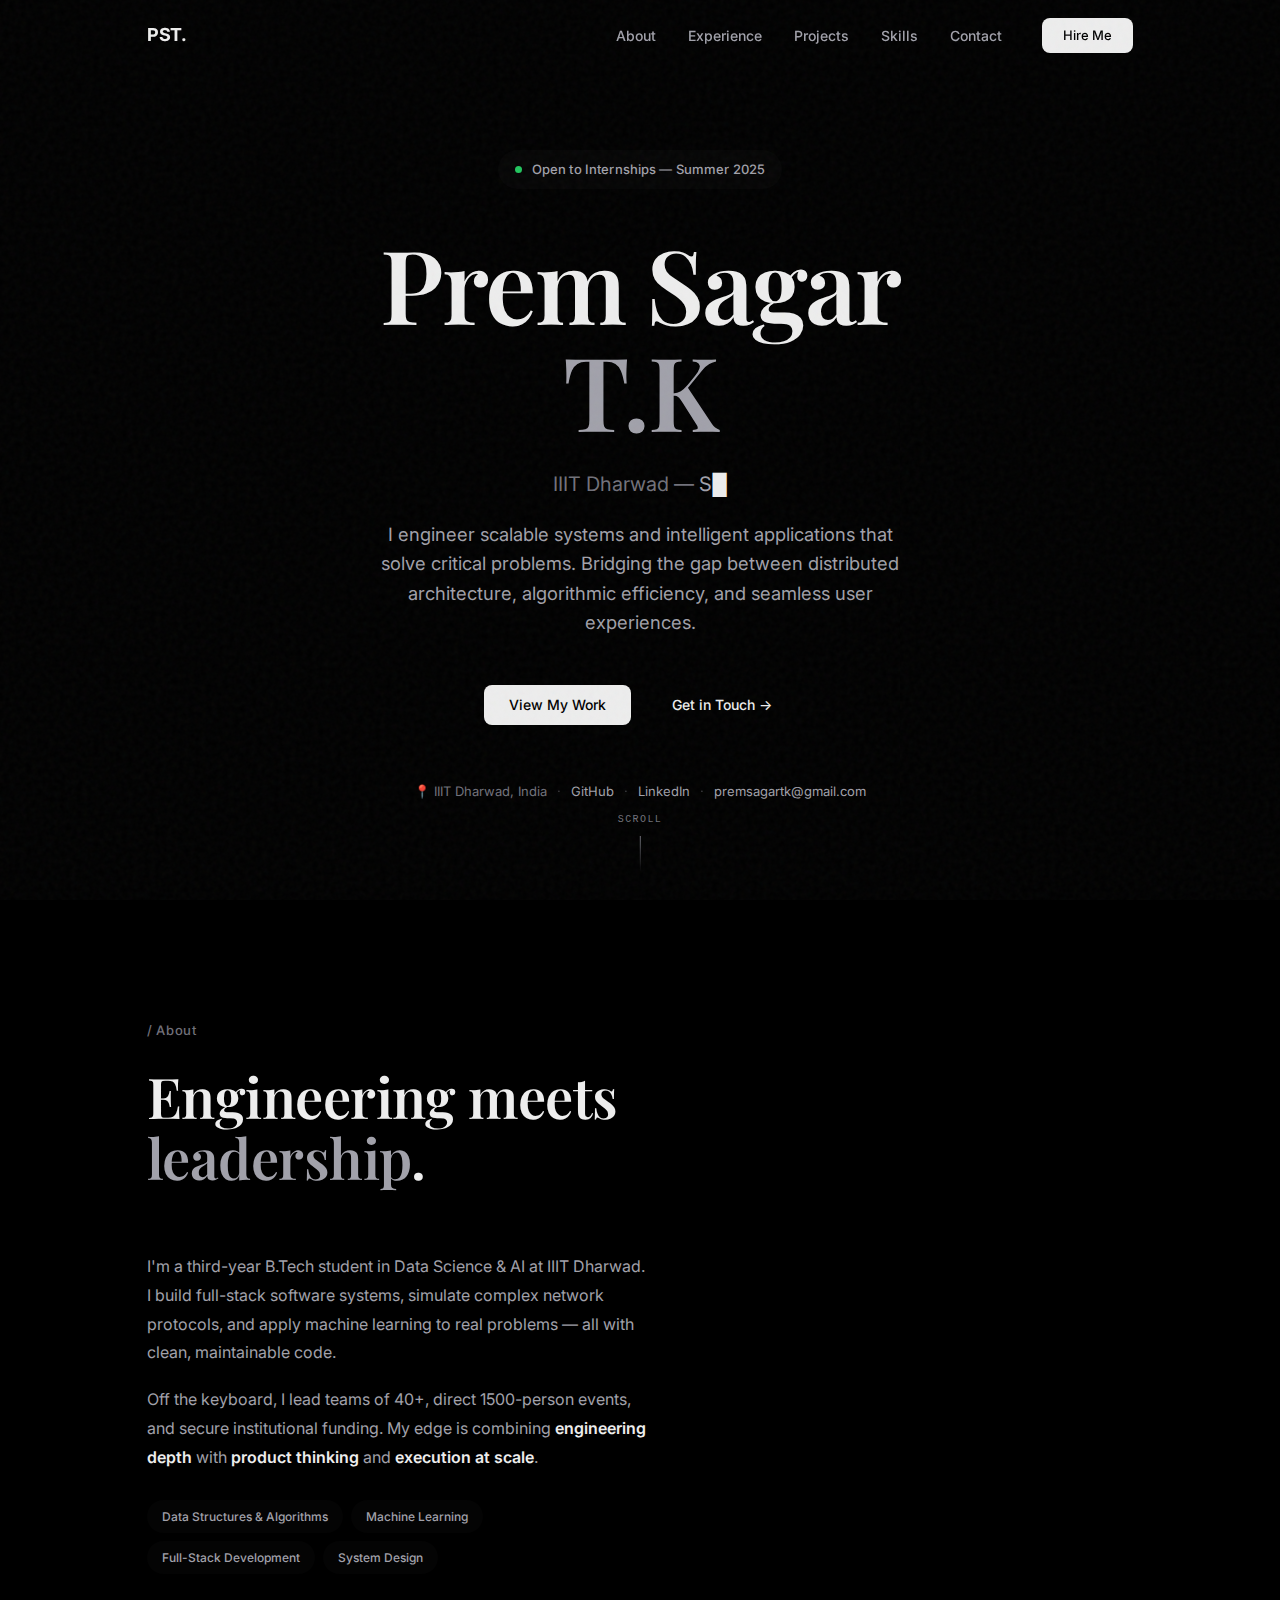
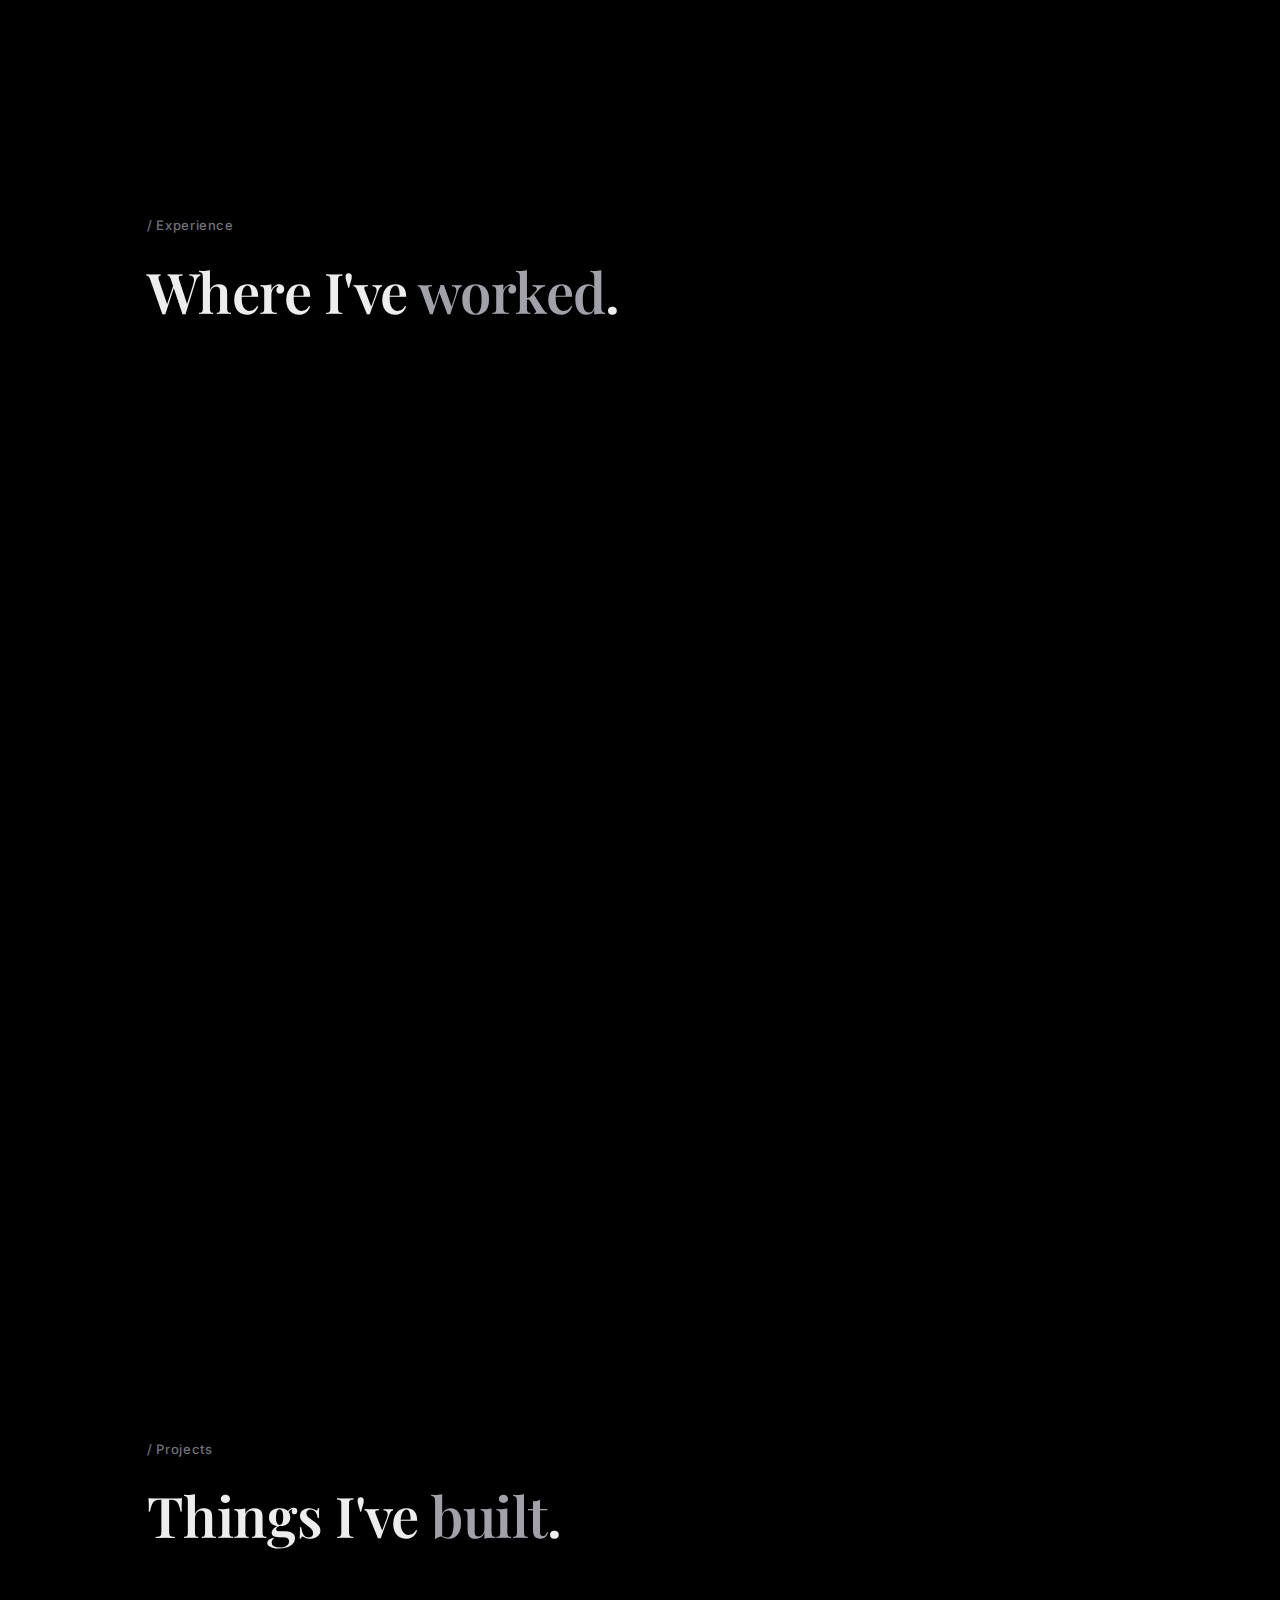
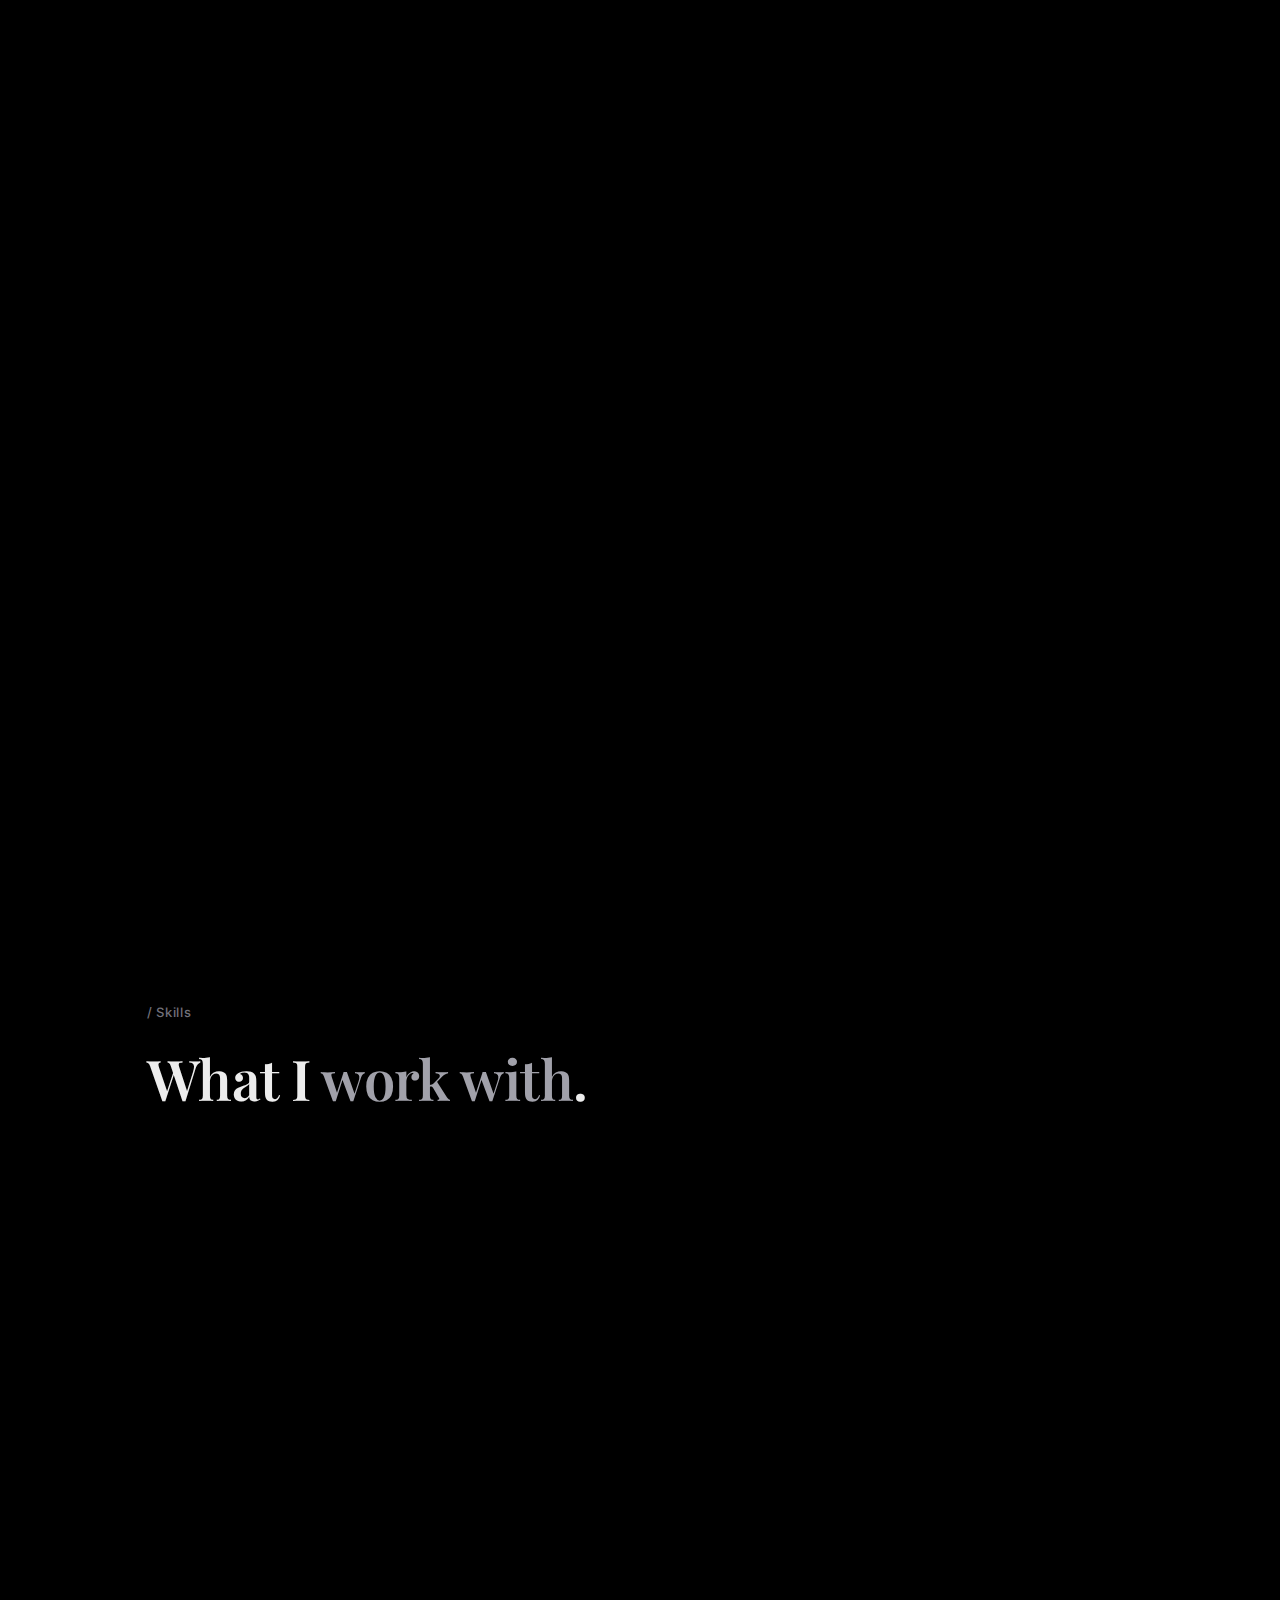
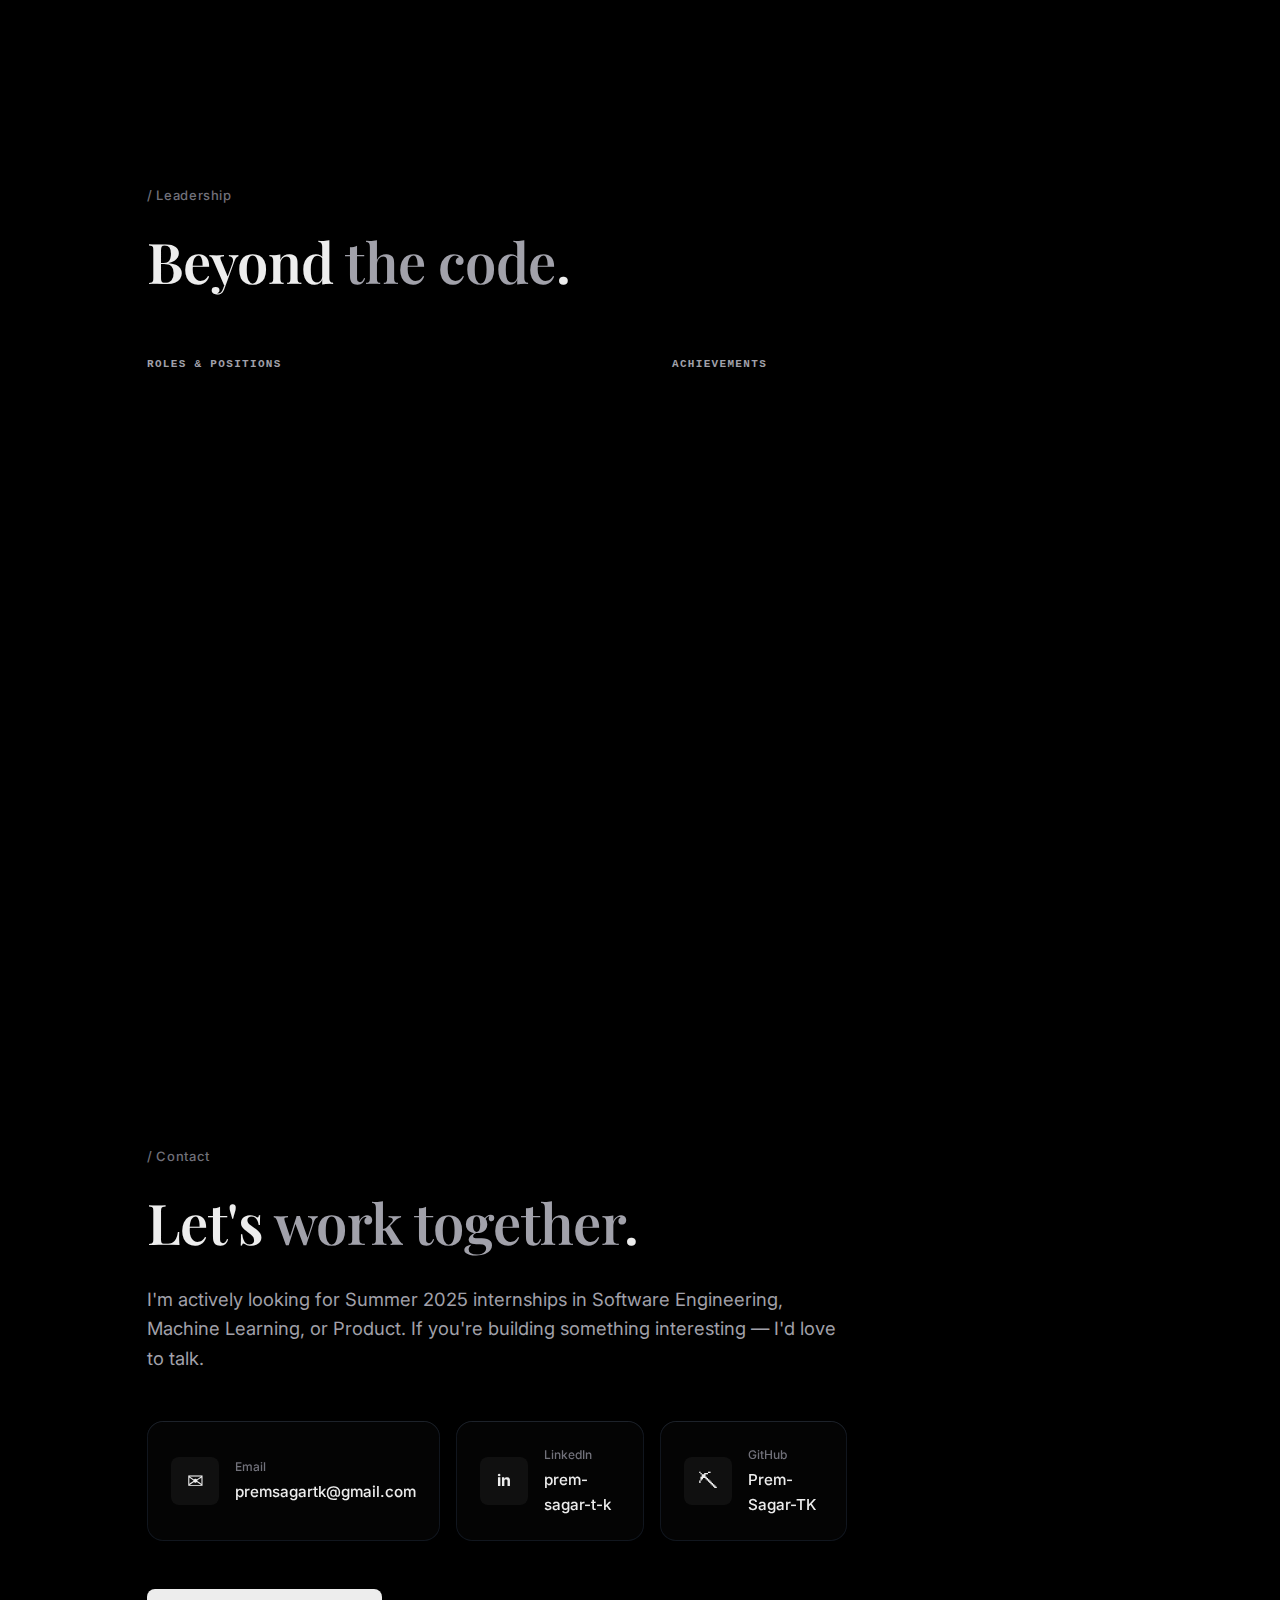
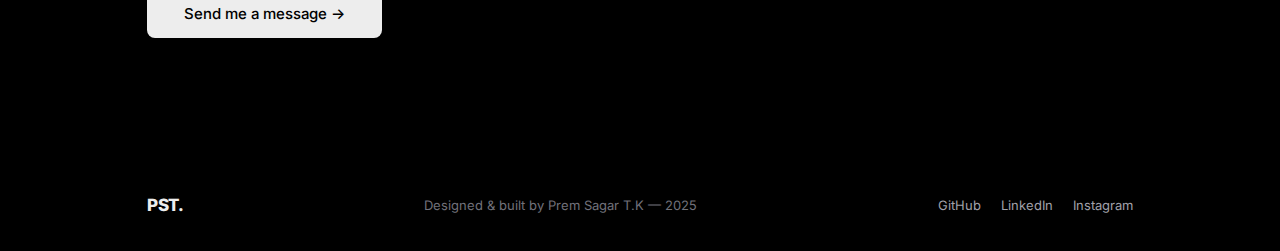
<file: index.html>
<!DOCTYPE html>
<html lang="en">

<head>
  <meta charset="UTF-8" />
  <meta name="viewport" content="width=device-width, initial-scale=1.0" />
  <meta name="description" content="Prem Sagar T.K — Data Science & AI undergraduate at IIIT Dharwad. Building software at the intersection of AI, full-stack systems, and engineering leadership." />
  <meta property="og:title" content="Prem Sagar T.K — Portfolio" />
  <meta property="og:description" content="Software Engineer · ML Engineer · Product Builder" />
  <title>Prem Sagar T.K</title>
  <link rel="icon" href="images/Profile Logo.png" type="image/png" />
  <link rel="preconnect" href="https://fonts.googleapis.com" />
  <link rel="preconnect" href="https://fonts.gstatic.com" crossorigin />
  <link href="https://fonts.googleapis.com/css2?family=Inter:wght@300;400;500;600;700;800&family=Playfair+Display:ital,wght@0,400..800;1,400..800&display=swap" rel="stylesheet" />
  <link rel="stylesheet" href="portfolio.css?v=2" />
</head>

<body>
  <div class="noise-overlay" aria-hidden="true"></div>

  <!-- ════════════════ NAVBAR ════════════════ -->
  <nav id="navbar" role="navigation" aria-label="Main navigation">
    <div class="nav-container">
      <a href="#hero" class="nav-logo" aria-label="Home">PST.</a>
      <ul class="nav-links" role="list">
        <li><a href="#about">About</a></li>
        <li><a href="#experience">Experience</a></li>
        <li><a href="#projects">Projects</a></li>
        <li><a href="#skills">Skills</a></li>
        <li><a href="#contact">Contact</a></li>
      </ul>
      <a href="mailto:premsagartk@gmail.com" class="btn btn-nav" id="nav-hire-btn">Hire Me</a>
      <button class="hamburger" id="hamburger" aria-label="Toggle mobile menu" aria-expanded="false">
        <span></span><span></span><span></span>
      </button>
    </div>
  </nav>

  <!-- ════════════════ MOBILE MENU ════════════════ -->
  <div class="mobile-menu" id="mobileMenu" aria-hidden="true">
    <ul role="list">
      <li><a href="#about" class="mobile-link">About</a></li>
      <li><a href="#experience" class="mobile-link">Experience</a></li>
      <li><a href="#projects" class="mobile-link">Projects</a></li>
      <li><a href="#skills" class="mobile-link">Skills</a></li>
      <li><a href="#contact" class="mobile-link">Contact</a></li>
      <li><a href="mailto:premsagartk@gmail.com" class="mobile-link mobile-cta">Hire Me →</a></li>
    </ul>
  </div>

  <!-- ════════════════ HERO ════════════════ -->
  <section id="hero" aria-label="Introduction">
    <div class="hero-bg-grid"></div>
    <div class="hero-glow"></div>

    <div class="hero-content">
      <div class="hero-badge" id="hero-badge">
        <span class="badge-dot" aria-hidden="true"></span>
        Open to Internships &mdash; Summer 2025
      </div>

      <h1 class="hero-name">
        Prem Sagar<br /><span class="name-highlight">T.K</span>
      </h1>

      <p class="hero-role">
        <span class="hero-role-prefix">IIIT Dharwad&nbsp;&mdash;&nbsp;</span><span id="typewriter" aria-live="polite"></span><span class="cursor" aria-hidden="true">&#x2588;</span>
      </p>

      <p class="hero-tagline">
        I engineer scalable systems and intelligent applications that solve critical problems. Bridging the gap between distributed architecture, algorithmic efficiency, and seamless user experiences.
      </p>

      <div class="hero-actions">
        <a href="#projects" class="btn btn-primary" id="hero-projects-btn">View My Work</a>
        <a href="#contact" class="btn btn-ghost" id="hero-contact-btn">Get in Touch &rarr;</a>
      </div>

      <div class="hero-meta">
        <span>&#128205; IIIT Dharwad, India</span>
        <span class="meta-dot">&middot;</span>
        <a href="https://github.com/Prem-Sagar-TK" target="_blank" rel="noopener noreferrer" id="hero-github-link">GitHub</a>
        <span class="meta-dot">&middot;</span>
        <a href="https://www.linkedin.com/in/prem-sagar-t-k/" target="_blank" rel="noopener noreferrer" id="hero-linkedin-link">LinkedIn</a>
        <span class="meta-dot">&middot;</span>
        <a href="mailto:premsagartk@gmail.com" id="hero-email-link">premsagartk@gmail.com</a>
      </div>
    </div>

    <div class="scroll-indicator" aria-hidden="true">
      <span>Scroll</span>
      <div class="scroll-line"></div>
    </div>
  </section>

  <!-- ════════════════ ABOUT ════════════════ -->
  <section id="about" class="section" aria-label="About">
    <div class="container">
      <p class="section-label">/ About</p>
      <div class="about-grid">
        <div class="about-text">
          <h2 class="section-title">Engineering meets <span class="accent">leadership</span>.</h2>
          <p>
            I'm a third-year B.Tech student in Data Science &amp; AI at IIIT Dharwad.
            I build full-stack software systems, simulate complex network protocols,
            and apply machine learning to real problems — all with clean, maintainable code.
          </p>
          <p>
            Off the keyboard, I lead teams of 40+, direct 1500-person events, and secure
            institutional funding. My edge is combining <strong>engineering depth</strong>
            with <strong>product thinking</strong> and <strong>execution at scale</strong>.
          </p>
          <div class="about-tags" role="list">
            <span class="tag" role="listitem">Data Structures &amp; Algorithms</span>
            <span class="tag" role="listitem">Machine Learning</span>
            <span class="tag" role="listitem">Full-Stack Development</span>
            <span class="tag" role="listitem">System Design</span>
          </div>
        </div>

        <div class="about-stats" role="list">
          <div class="stat-card fade-up" role="listitem">
            <div class="stat-number">40<span>+</span></div>
            <div class="stat-label">Team Members Led</div>
          </div>
          <div class="stat-card fade-up" role="listitem">
            <div class="stat-number">1500<span>+</span></div>
            <div class="stat-label">Event Participants</div>
          </div>
          <div class="stat-card fade-up" role="listitem">
            <div class="stat-number">&#8377;5L<span>+</span></div>
            <div class="stat-label">Sponsorship Secured</div>
          </div>
          <div class="stat-card fade-up" role="listitem">
            <div class="stat-number">2</div>
            <div class="stat-label">Startup Internships</div>
          </div>
        </div>
      </div>
    </div>
  </section>

  <!-- ════════════════ EXPERIENCE ════════════════ -->
  <section id="experience" class="section section-alt" aria-label="Experience">
    <div class="container">
      <p class="section-label">/ Experience</p>
      <h2 class="section-title">Where I've <span class="accent">worked</span>.</h2>

      <div class="experience-list">

        <article class="exp-card fade-up" id="exp-jnana-setu">
          <div class="exp-header">
            <div class="exp-header-left">
              <div class="exp-role">Frontend Engineer</div>
              <div class="exp-company">
                Jnana Setu
                <span class="exp-badge">Startup</span>
              </div>
            </div>
            <div class="exp-type">Internship</div>
          </div>
          <ul class="exp-bullets">
            <li>Spearheaded the development of a comprehensive React component library, standardizing UI patterns and accelerating feature delivery across the engineering team by delivering 20+ modular components.</li>
            <li>Optimized frontend architecture through targeted code-splitting and memoization, decreasing initial load times and rendering latency by 30%.</li>
            <li>Integrated complex, high-throughput REST APIs handling real-time data synchronization and robust JWT-based authentication workflows.</li>
          </ul>
          <div class="exp-tech" aria-label="Technologies used">
            <span>React</span><span>Architecture</span><span>Performance</span>
          </div>
        </article>

        <article class="exp-card fade-up" id="exp-mlera">
          <div class="exp-header">
            <div class="exp-header-left">
              <div class="exp-role">Frontend Engineer</div>
              <div class="exp-company">
                MLEra
                <span class="exp-badge">Startup</span>
              </div>
            </div>
            <div class="exp-type">Internship</div>
          </div>
          <ul class="exp-bullets">
            <li>Engineered dynamic, highly responsive web interfaces in React to surface complex machine learning model outputs to end-users seamlessly across devices.</li>
            <li>Slashed client-side latency by 25% by implementing advanced caching mechanisms, efficient state management, and optimized API payload processing.</li>
            <li>Pioneered real-time data visualization dashboards, translating millions of data points into actionable, intuitive charting components for enterprise clients.</li>
          </ul>
          <div class="exp-tech" aria-label="Technologies used">
            <span>React</span><span>Data Visualization</span><span>State Management</span>
          </div>
        </article>

      </div>
    </div>
  </section>

  <!-- ════════════════ PROJECTS ════════════════ -->
  <section id="projects" class="section" aria-label="Projects">
    <div class="container">
      <p class="section-label">/ Projects</p>
      <h2 class="section-title">Things I've <span class="accent">built</span>.</h2>

      <div class="projects-grid">

        <article class="project-card fade-up" id="project-ospf">
          <div class="project-header">
            <div class="project-icon" aria-hidden="true">&#11041;</div>
            <a href="https://github.com/Prem-Sagar-TK" target="_blank" rel="noopener noreferrer" class="project-link-btn" aria-label="View on GitHub">&#8599;</a>
          </div>
          <h3 class="project-title">OSPF Routing Protocol Simulator</h3>
          <p class="project-desc">
            Architected a scalable OSPF network simulator from scratch in C++, orchestrating dynamic routing for 100+ interconnected nodes. Implemented a highly optimized version of Dijkstra's algorithm to model complex router convergence and state exchanges in real-time. Designed the system to bridge theoretical networking fundamentals with rigorous algorithmic engineering, prioritizing minimal computational overhead during topology changes.
          </p>
          <div class="project-metrics" aria-label="Key metrics">
            <div class="metric"><span class="metric-val">100+</span><span class="metric-key">Nodes Simulated</span></div>
            <div class="metric"><span class="metric-val">O(E log V)</span><span class="metric-key">Optimized Runtime</span></div>
          </div>
          <div class="project-tech" aria-label="Technologies">
            <span>C++</span><span>Graph Theory</span><span>Networking</span>
          </div>
        </article>

        <article class="project-card project-featured fade-up" id="project-finance">
          <span class="featured-badge">Featured</span>
          <div class="project-header">
            <div class="project-icon" aria-hidden="true">&#128202;</div>
            <a href="https://github.com/Prem-Sagar-TK" target="_blank" rel="noopener noreferrer" class="project-link-btn" aria-label="View on GitHub">&#8599;</a>
          </div>
          <h3 class="project-title">Scalable Finance Analytics</h3>
          <p class="project-desc">
            Engineered a production-ready personal finance platform serving real-time analytics across distributed transactions. Designed a robust and normalized MySQL database layer, incorporating strategic indexing that improved query performance by 40% for heavy aggregation operations. Delivered a seamless end-to-end experience combining secure JWT authentication, RESTful APIs, and responsive data visualizations.
          </p>
          <div class="project-metrics" aria-label="Key metrics">
            <div class="metric"><span class="metric-val">1000+</span><span class="metric-key">Transactions</span></div>
            <div class="metric"><span class="metric-val">40%</span><span class="metric-key">Faster Queries</span></div>
          </div>
          <div class="project-tech" aria-label="Technologies">
            <span>React</span><span>Node.js</span><span>MySQL</span><span>Redis</span>
          </div>
        </article>

        <article class="project-card fade-up" id="project-lzw">
          <div class="project-header">
            <div class="project-icon" aria-hidden="true">&#128230;</div>
            <a href="https://github.com/Prem-Sagar-TK" target="_blank" rel="noopener noreferrer" class="project-link-btn" aria-label="View on GitHub">&#8599;</a>
          </div>
          <h3 class="project-title">LZW Compression Engine</h3>
          <p class="project-desc">
            Developed a high-performance Lempel-Ziv-Welch (LZW) data compression engine in Java. Implemented a custom dictionary-based encoding pipeline that leverages aggressive file I/O buffering and advanced bit-manipulation techniques to maximize throughput. Consistently achieved an average file size reduction of 53% across diverse datasets, showcasing deep proficiency in core data structures and algorithmic efficiency.
          </p>
          <div class="project-metrics" aria-label="Key metrics">
            <div class="metric"><span class="metric-val">53%</span><span class="metric-key">Size Reduction</span></div>
            <div class="metric"><span class="metric-val">Custom</span><span class="metric-key">Encoding</span></div>
          </div>
          <div class="project-tech" aria-label="Technologies">
            <span>Java</span><span>Algorithms</span><span>File I/O</span>
          </div>
        </article>

      </div>
    </div>
  </section>

  <!-- ════════════════ SKILLS ════════════════ -->
  <section id="skills" class="section section-alt" aria-label="Skills">
    <div class="container">
      <p class="section-label">/ Skills</p>
      <h2 class="section-title">What I <span class="accent">work with</span>.</h2>

      <div class="skills-grid">
        <div class="skill-group fade-up" id="skills-programming">
          <div class="skill-group-label">Programming Languages</div>
          <div class="skill-tags">
            <span>C</span><span>C++</span><span>Python</span><span>Java</span><span>JavaScript</span>
          </div>
        </div>
        <div class="skill-group fade-up" id="skills-web">
          <div class="skill-group-label">Web Development</div>
          <div class="skill-tags">
            <span>React.js</span><span>Node.js</span><span>Express.js</span><span>HTML5</span><span>CSS3</span>
          </div>
        </div>
        <div class="skill-group fade-up" id="skills-cs">
          <div class="skill-group-label">Core Computer Science</div>
          <div class="skill-tags">
            <span>Data Structures &amp; Algorithms</span><span>Operating Systems</span><span>DBMS</span>
          </div>
        </div>
        <div class="skill-group fade-up" id="skills-tools">
          <div class="skill-group-label">Tools &amp; Platforms</div>
          <div class="skill-tags">
            <span>Git</span><span>Docker</span><span>Linux</span><span>Figma</span><span>MySQL</span><span>MongoDB</span>
          </div>
        </div>
      </div>
    </div>
  </section>

  <!-- ════════════════ LEADERSHIP ════════════════ -->
  <section id="leadership" class="section" aria-label="Leadership and Achievements">
    <div class="container">
      <p class="section-label">/ Leadership</p>
      <h2 class="section-title">Beyond <span class="accent">the code</span>.</h2>

      <div class="leadership-grid">

        <div class="leadership-col">
          <h3 class="col-label">Roles &amp; Positions</h3>
          <div class="leadership-list">

            <div class="leadership-item fade-up" id="lead-vp">
              <div class="lead-icon" aria-hidden="true">&#127963;</div>
              <div>
                <div class="lead-title">Vice President</div>
                <div class="lead-org">DSAI Society &mdash; IIIT Dharwad</div>
              </div>
            </div>

            <div class="leadership-item fade-up" id="lead-president">
              <div class="lead-icon" aria-hidden="true">&#127916;</div>
              <div>
                <div class="lead-title">President &mdash; Iridescence Media Team</div>
                <div class="lead-org">Led 40+ members across creative &amp; technical verticals</div>
              </div>
            </div>

            <div class="leadership-item fade-up" id="lead-director">
              <div class="lead-icon" aria-hidden="true">&#128640;</div>
              <div>
                <div class="lead-title">Program Director</div>
                <div class="lead-org">Hack2Future &mdash; National Level Hackathon</div>
              </div>
            </div>

            <div class="leadership-item fade-up" id="lead-cultural">
              <div class="lead-icon" aria-hidden="true">&#127914;</div>
              <div>
                <div class="lead-title">Cultural Secretary</div>
                <div class="lead-org">IIIT Dharwad</div>
              </div>
            </div>

          </div>
        </div>

        <div class="leadership-col">
          <h3 class="col-label">Achievements</h3>
          <div class="achievement-list">

            <div class="achievement-card fade-up" id="ach-funding">
              <div class="ach-number">&#8377;5,00,000+</div>
              <div class="ach-desc">Sponsorship funding secured for institutional flagship events</div>
            </div>

            <div class="achievement-card fade-up" id="ach-events">
              <div class="ach-number">1,500+</div>
              <div class="ach-desc">Participants managed across multi-day college events</div>
            </div>

            <div class="achievement-card fade-up" id="ach-media">
              <div class="ach-number">200+</div>
              <div class="ach-desc">Media executions delivered under the Iridescence umbrella</div>
            </div>

            <div class="achievement-card fade-up" id="ach-sports">
              <div class="ach-number">&#127936;</div>
              <div class="ach-desc">Represented IIIT Dharwad at Inter-IIIT Basketball</div>
            </div>

          </div>
        </div>

      </div>
    </div>
  </section>

  <!-- ════════════════ CONTACT ════════════════ -->
  <section id="contact" class="section section-alt" aria-label="Contact">
    <div class="container">
      <p class="section-label">/ Contact</p>
      <div class="contact-inner">
        <h2 class="section-title">Let's <span class="accent">work together</span>.</h2>
        <p class="contact-desc">
          I'm actively looking for Summer 2025 internships in Software Engineering,
          Machine Learning, or Product. If you're building something
          interesting &mdash; I'd love to talk.
        </p>

        <div class="contact-cards">
          <a href="mailto:premsagartk@gmail.com" class="contact-card" id="contact-email">
            <div class="contact-card-icon" aria-hidden="true">&#9993;</div>
            <div class="contact-card-info">
              <div class="contact-card-label">Email</div>
              <div class="contact-card-value">premsagartk@gmail.com</div>
            </div>
          </a>
          <a href="https://www.linkedin.com/in/prem-sagar-t-k/" target="_blank" rel="noopener noreferrer" class="contact-card" id="contact-linkedin">
            <div class="contact-card-icon contact-icon-in" aria-hidden="true">in</div>
            <div class="contact-card-info">
              <div class="contact-card-label">LinkedIn</div>
              <div class="contact-card-value">prem-sagar-t-k</div>
            </div>
          </a>
          <a href="https://github.com/Prem-Sagar-TK" target="_blank" rel="noopener noreferrer" class="contact-card" id="contact-github">
            <div class="contact-card-icon" aria-hidden="true">&#9935;</div>
            <div class="contact-card-info">
              <div class="contact-card-label">GitHub</div>
              <div class="contact-card-value">Prem-Sagar-TK</div>
            </div>
          </a>
        </div>

        <a href="mailto:premsagartk@gmail.com" class="btn btn-primary btn-large" id="contact-cta-btn">
          Send me a message &rarr;
        </a>
      </div>
    </div>
  </section>

  <!-- ════════════════ FOOTER ════════════════ -->
  <footer role="contentinfo">
    <div class="container">
      <div class="footer-inner">
        <span class="footer-logo">PST.</span>
        <span class="footer-copy">Designed &amp; built by Prem Sagar T.K &mdash; 2025</span>
        <div class="footer-links">
          <a href="https://github.com/Prem-Sagar-TK" target="_blank" rel="noopener noreferrer">GitHub</a>
          <a href="https://www.linkedin.com/in/prem-sagar-t-k/" target="_blank" rel="noopener noreferrer">LinkedIn</a>
          <a href="https://www.instagram.com/premsagar.tk/" target="_blank" rel="noopener noreferrer">Instagram</a>
        </div>
      </div>
    </div>
  </footer>

  <script src="portfolio.js?v=2"></script>
</body>
</html>
</file>
<file: portfolio.css>
/* ══════════════════════════════════════════════
   PORTFOLIO.CSS — Prem Sagar T.K
   Premium Dark Theme · Vercel/Linear-inspired
   ══════════════════════════════════════════════ */

/* ── DESIGN TOKENS ── */
:root {
  --bg:            #000000;
  --surface:       #020202;
  --card:          rgba(10, 10, 10, 0.4);
  --card-hover:    rgba(15, 15, 15, 0.7);
  --border:        transparent;
  --border-hover:  transparent;
  --text:          #ededed;
  --text-muted:    #a1a1aa;
  --text-faint:    #71717a;
  --accent:        #e2e2e2;
  --accent-dim:    rgba(255, 255, 255, 0.05);
  --accent-border: rgba(255, 255, 255, 0.12);
  --green:         #22c55e;
  --font:          'Inter', -apple-system, BlinkMacSystemFont, 'Segoe UI', Roboto, sans-serif;
  --font-serif:    'Playfair Display', serif;
  --mono:          'SF Mono', 'Fira Code', 'Fira Mono', monospace;
  --inner-glow:    inset 0 0 0 1px rgba(94, 126, 179, 0.15), inset 0 1px 0 0 rgba(255, 255, 255, 0.06);
  --inner-glow-hover: inset 0 0 0 1px rgba(94, 126, 179, 0.25), inset 0 1px 0 0 rgba(255, 255, 255, 0.1);
  --max-w:         1050px;
  --nav-h:         72px;
  --radius:        16px;
  --radius-sm:     8px;
  --ease:          cubic-bezier(0.16, 1, 0.3, 1);
  --t:             0.25s var(--ease);
}

/* ── RESET & BASE ── */
*,
*::before,
*::after {
  margin: 0;
  padding: 0;
  box-sizing: border-box;
}

html {
  scroll-behavior: smooth;
  font-size: 16px;
  scroll-padding-top: var(--nav-h);
}

body {
  font-family: var(--font);
  background-color: var(--bg);
  color: var(--text);
  line-height: 1.6;
  -webkit-font-smoothing: antialiased;
  -moz-osx-font-smoothing: grayscale;
  overflow-x: hidden;
}

a {
  color: inherit;
  text-decoration: none;
}

strong {
  font-weight: 600;
  color: var(--text);
}

.noise-overlay {
  position: fixed;
  inset: 0;
  pointer-events: none;
  z-index: 9999;
  opacity: 0.04;
  background-image: url("data:image/svg+xml,%3Csvg viewBox='0 0 200 200' xmlns='http://www.w3.org/2000/svg'%3E%3Cfilter id='noiseFilter'%3E%3CfeTurbulence type='fractalNoise' baseFrequency='0.8' numOctaves='3' stitchTiles='stitch'/%3E%3C/filter%3E%3Crect width='100%25' height='100%25' filter='url(%23noiseFilter)'/%3E%3C/svg%3E");
}

ul {
  list-style: none;
}

img {
  display: block;
  max-width: 100%;
}

/* ── UTILITIES ── */
.container {
  max-width: var(--max-w);
  margin: 0 auto;
  padding: 0 32px;
}

.section {
  padding: 120px 0;
}

.section-alt {
  background-color: transparent;
  border-top: 1px solid var(--border);
  border-bottom: 1px solid var(--border);
}

.section-label {
  font-size: 13px;
  font-weight: 500;
  letter-spacing: 0.05em;
  color: var(--text-faint);
  margin-bottom: 24px;
}

.section-title {
  font-size: clamp(2.5rem, 5vw, 3.5rem);
  font-family: var(--font-serif);
  font-weight: 600;
  letter-spacing: -0.01em;
  line-height: 1.1;
  margin-bottom: 64px;
  color: var(--text);
}

.accent {
  color: var(--text-muted);
}

/* ── BUTTONS ── */
.btn {
  display: inline-flex;
  align-items: center;
  gap: 8px;
  padding: 12px 24px;
  border-radius: var(--radius-sm);
  font-size: 14px;
  font-weight: 500;
  font-family: var(--font);
  cursor: pointer;
  border: 1px solid transparent;
  transition: all var(--t);
  white-space: nowrap;
  text-decoration: none;
  line-height: 1;
}

.btn-primary {
  background-color: var(--text);
  color: var(--bg);
}

.btn-primary:hover {
  background-color: #ffffff;
  transform: translateY(-1px);
}

.btn-ghost {
  background: transparent;
  color: var(--text);
  border: 1px solid var(--border);
}

.btn-ghost:hover {
  border-color: var(--text-muted);
  background: rgba(255, 255, 255, 0.05);
}

.btn-nav {
  background-color: var(--text);
  color: var(--bg);
  padding: 10px 20px;
  font-size: 13px;
  border-radius: var(--radius-sm);
}

.btn-nav:hover {
  background-color: #ffffff;
}

.btn-large {
  padding: 16px 36px;
  font-size: 15px;
  border-radius: var(--radius-sm);
}

/* ══════════════════════════════════════════
   NAVBAR
══════════════════════════════════════════ */
#navbar {
  position: fixed;
  top: 0;
  left: 0;
  right: 0;
  z-index: 1000;
  height: var(--nav-h);
  border-bottom: 1px solid transparent;
  transition: background 0.4s ease, border-color 0.4s ease,
              backdrop-filter 0.4s ease;
}

#navbar.scrolled {
  background: rgba(0, 0, 0, 0.6);
  backdrop-filter: blur(12px);
  -webkit-backdrop-filter: blur(12px);
  border-bottom-color: var(--border);
}

.nav-container {
  max-width: var(--max-w);
  height: 100%;
  margin: 0 auto;
  padding: 0 32px;
  display: flex;
  align-items: center;
  gap: 40px;
}

.nav-logo {
  font-size: 18px;
  font-weight: 700;
  letter-spacing: -0.02em;
  color: var(--text);
  margin-right: auto;
  transition: opacity var(--t);
}

.nav-logo:hover {
  opacity: 0.8;
}

.nav-links {
  display: flex;
  gap: 32px;
}

.nav-links a {
  font-size: 14px;
  font-weight: 500;
  color: var(--text-muted);
  transition: color var(--t);
  position: relative;
}

.nav-links a:hover,
.nav-links a.active {
  color: var(--text);
}

/* Hamburger */
.hamburger {
  display: none;
  flex-direction: column;
  justify-content: center;
  gap: 5px;
  background: none;
  border: none;
  cursor: pointer;
  padding: 6px;
  border-radius: 4px;
}

.hamburger span {
  display: block;
  width: 22px;
  height: 2px;
  background: var(--text);
  border-radius: 2px;
  transition: all 0.3s var(--ease);
  transform-origin: center;
}

.hamburger.open span:nth-child(1) { transform: translateY(7px) rotate(45deg); }
.hamburger.open span:nth-child(2) { opacity: 0; transform: scaleX(0); }
.hamburger.open span:nth-child(3) { transform: translateY(-7px) rotate(-45deg); }

/* Mobile Menu */
.mobile-menu {
  position: fixed;
  inset: 0;
  top: var(--nav-h);
  background: var(--bg);
  z-index: 999;
  display: flex;
  align-items: center;
  justify-content: center;
  transform: translateX(105%);
  transition: transform 0.4s var(--ease);
}

.mobile-menu.open {
  transform: translateX(0);
}

.mobile-menu ul {
  display: flex;
  flex-direction: column;
  gap: 4px;
  text-align: center;
  width: 100%;
  padding: 0 24px;
}

.mobile-link {
  display: block;
  padding: 16px 24px;
  font-size: 22px;
  font-weight: 600;
  color: var(--text-muted);
  transition: color var(--t);
  border-radius: var(--radius-sm);
}

.mobile-link:hover {
  color: var(--text);
  background: rgba(255, 255, 255, 0.04);
}

.mobile-cta {
  color: var(--text) !important;
  margin-top: 12px;
}

/* ══════════════════════════════════════════
   HERO
══════════════════════════════════════════ */
#hero {
  min-height: 100vh;
  display: flex;
  flex-direction: column;
  align-items: center;
  justify-content: center;
  text-align: center;
  padding: calc(var(--nav-h) + 60px) 32px 80px;
  position: relative;
  overflow: hidden;
}

/* Subtle dot-grid background */
.hero-bg-grid {
  position: absolute;
  inset: 0;
  background-image: radial-gradient(var(--border) 1px, transparent 1px);
  background-size: 40px 40px;
  mask-image: radial-gradient(ellipse 80% 80% at 50% 50%, black 10%, transparent 100%);
  -webkit-mask-image: radial-gradient(ellipse 80% 80% at 50% 50%, black 10%, transparent 100%);
  pointer-events: none;
}

/* Removed neon glow completely for minimalism */
.hero-glow {
  display: none;
}

.hero-content {
  position: relative;
  z-index: 1;
  display: flex;
  flex-direction: column;
  align-items: center;
}

/* Availability Badge */
.hero-badge {
  display: inline-flex;
  align-items: center;
  gap: 10px;
  padding: 8px 16px;
  background: rgba(255, 255, 255, 0.02);
  border: 1px solid var(--border);
  border-radius: 100px;
  font-size: 13px;
  font-weight: 500;
  color: var(--text-muted);
  margin-bottom: 40px;
  letter-spacing: 0.01em;
  animation: fadeSlideDown 0.8s var(--ease) both;
}

@keyframes fadeSlideDown {
  from { opacity: 0; transform: translateY(-12px); }
  to   { opacity: 1; transform: translateY(0); }
}

.badge-dot {
  width: 7px;
  height: 7px;
  background: var(--green);
  border-radius: 50%;
  animation: pulse 2.5s ease infinite;
}

@keyframes pulse {
  0%, 100% { opacity: 1; transform: scale(1); }
  50%       { opacity: 0.55; transform: scale(1.4); }
}

/* Hero Name */
.hero-name {
  font-size: clamp(3rem, 8vw, 6.5rem);
  font-family: var(--font-serif);
  font-weight: 600;
  letter-spacing: -0.02em;
  line-height: 1.05;
  color: var(--text);
  margin-bottom: 24px;
  animation: fadeSlideUp 0.9s var(--ease) 0.1s both;
}

.name-highlight {
  color: var(--text-muted);
}

@keyframes fadeSlideUp {
  from { opacity: 0; transform: translateY(20px); }
  to   { opacity: 1; transform: translateY(0); }
}

/* Typewriter line */
.hero-role {
  font-size: clamp(1rem, 2.5vw, 1.25rem);
  color: var(--text-muted);
  margin-bottom: 20px;
  font-weight: 400;
  animation: fadeSlideUp 0.9s var(--ease) 0.2s both;
}

.hero-role-prefix {
  color: var(--text-faint);
}

.cursor {
  display: inline-block;
  color: var(--text);
  font-weight: 300;
  animation: blink 1s step-end infinite;
}

@keyframes blink {
  0%, 100% { opacity: 1; }
  50%       { opacity: 0; }
}

/* Tagline */
.hero-tagline {
  font-size: clamp(1rem, 2vw, 1.15rem);
  color: var(--text-muted);
  max-width: 540px;
  line-height: 1.6;
  margin-bottom: 48px;
  animation: fadeSlideUp 0.9s var(--ease) 0.3s both;
}

/* CTA Buttons */
.hero-actions {
  display: flex;
  gap: 16px;
  justify-content: center;
  flex-wrap: wrap;
  margin-bottom: 56px;
  animation: fadeSlideUp 0.9s var(--ease) 0.4s both;
}

/* Meta strip */
.hero-meta {
  display: flex;
  align-items: center;
  gap: 10px;
  font-size: 13px;
  color: var(--text-faint);
  flex-wrap: wrap;
  justify-content: center;
  animation: fadeSlideUp 0.9s var(--ease) 0.5s both;
}

.meta-dot {
  color: var(--text-faint);
  opacity: 0.5;
}

.hero-meta a {
  color: var(--text-muted);
  transition: color var(--t);
}

.hero-meta a:hover {
  color: var(--text);
}

/* Scroll indicator */
.scroll-indicator {
  position: absolute;
  bottom: 28px;
  left: 50%;
  transform: translateX(-50%);
  display: flex;
  flex-direction: column;
  align-items: center;
  gap: 8px;
  font-size: 10px;
  letter-spacing: 0.14em;
  text-transform: uppercase;
  color: var(--text-faint);
  font-family: var(--mono);
}

.scroll-line {
  width: 1px;
  height: 36px;
  background: linear-gradient(to bottom, var(--text-faint), transparent);
  animation: scrollAnim 2s ease infinite;
}

@keyframes scrollAnim {
  0%   { transform: scaleY(0); transform-origin: top; opacity: 0; }
  30%  { opacity: 1; }
  60%  { transform: scaleY(1); transform-origin: top; }
  61%  { transform: scaleY(1); transform-origin: bottom; }
  100% { transform: scaleY(0); transform-origin: bottom; opacity: 0; }
}

/* ══════════════════════════════════════════
   ABOUT
══════════════════════════════════════════ */
.about-grid {
  display: grid;
  grid-template-columns: 1.1fr 0.9fr;
  gap: 72px;
  align-items: start;
}

.about-text p {
  color: var(--text-muted);
  margin-bottom: 18px;
  font-size: 1rem;
  line-height: 1.8;
}

.about-tags {
  display: flex;
  flex-wrap: wrap;
  gap: 8px;
  margin-top: 28px;
}

.tag {
  padding: 6px 14px;
  background: var(--card);
  border: 1px solid var(--border);
  border-radius: 100px;
  font-size: 12px;
  font-weight: 500;
  color: var(--text-muted);
  transition: border-color var(--t), color var(--t);
}

.tag:hover {
  border-color: var(--border-hover);
  color: var(--text);
}

.about-stats {
  display: grid;
  grid-template-columns: 1fr 1fr;
  gap: 14px;
}

.stat-card {
  padding: 28px 22px;
  background: var(--card);
  backdrop-filter: blur(24px);
  -webkit-backdrop-filter: blur(24px);
  box-shadow: var(--inner-glow);
  border-radius: var(--radius);
  transition: transform 0.3s var(--ease), background var(--t), box-shadow var(--t);
}

.stat-card:hover {
  background: var(--card-hover);
  box-shadow: var(--inner-glow-hover);
  transform: translateY(-2px);
}

.stat-number {
  font-size: 2.25rem;
  font-weight: 700;
  letter-spacing: -0.04em;
  color: var(--text);
  line-height: 1;
  margin-bottom: 12px;
}

.stat-number span {
  color: var(--text-muted);
}

.stat-label {
  font-size: 13px;
  color: var(--text-muted);
  font-weight: 500;
  line-height: 1.4;
}

/* ══════════════════════════════════════════
   EXPERIENCE
══════════════════════════════════════════ */
.experience-list {
  display: flex;
  flex-direction: column;
  gap: 24px;
}

.exp-card {
  padding: 40px;
  background: var(--card);
  backdrop-filter: blur(24px);
  -webkit-backdrop-filter: blur(24px);
  box-shadow: var(--inner-glow);
  border-radius: var(--radius);
  transition: background var(--t), box-shadow var(--t);
}

.exp-card:hover {
  background: var(--card-hover);
  box-shadow: var(--inner-glow-hover);
}

.exp-header {
  display: flex;
  justify-content: space-between;
  align-items: flex-start;
  margin-bottom: 28px;
}

.exp-role {
  font-size: 1.2rem;
  font-weight: 600;
  color: var(--text);
  margin-bottom: 6px;
  letter-spacing: -0.01em;
}

.exp-company {
  font-size: 0.95rem;
  color: var(--text-muted);
  display: flex;
  align-items: center;
  gap: 12px;
}

.exp-badge {
  padding: 2px 8px;
  background: rgba(255, 255, 255, 0.05);
  border: 1px solid rgba(255, 255, 255, 0.1);
  border-radius: 4px;
  font-size: 11px;
  color: var(--text-muted);
  font-weight: 500;
}

.exp-type {
  font-size: 12px;
  color: var(--text-faint);
  font-weight: 500;
}

.exp-bullets {
  display: flex;
  flex-direction: column;
  gap: 12px;
  margin-bottom: 28px;
}

.exp-bullets li {
  position: relative;
  padding-left: 20px;
  font-size: 0.95rem;
  color: var(--text-muted);
  line-height: 1.6;
}

.exp-bullets li::before {
  content: '·';
  position: absolute;
  left: 0;
  top: 0px;
  color: var(--text-faint);
  font-size: 18px;
  font-weight: 600;
}

.exp-tech {
  display: flex;
  flex-wrap: wrap;
  gap: 8px;
}

.exp-tech span {
  padding: 4px 11px;
  background: rgba(255, 255, 255, 0.04);
  border: 1px solid var(--border);
  border-radius: 4px;
  font-size: 11px;
  color: var(--text-muted);
  font-family: var(--mono);
  letter-spacing: 0.02em;
}

/* ══════════════════════════════════════════
   PROJECTS
══════════════════════════════════════════ */
.projects-grid {
  display: grid;
  grid-template-columns: repeat(3, 1fr);
  gap: 20px;
  align-items: start;
}

.project-card {
  position: relative;
  overflow: hidden;
  padding: 36px;
  background: var(--card);
  backdrop-filter: blur(24px);
  -webkit-backdrop-filter: blur(24px);
  box-shadow: var(--inner-glow);
  border-radius: var(--radius);
  display: flex;
  flex-direction: column;
  gap: 20px;
  transition: background 0.3s ease, box-shadow 0.3s ease;
}

.project-card:hover {
  background: var(--card-hover);
  box-shadow: var(--inner-glow-hover);
}

/* Featured project */
.project-featured {
  border-color: rgba(255,255,255,0.15);
}

.featured-badge {
  position: absolute;
  top: 16px;
  right: 16px;
  padding: 4px 12px;
  background: rgba(255, 255, 255, 0.08);
  border: 1px solid rgba(255, 255, 255, 0.12);
  border-radius: 100px;
  font-size: 11px;
  font-weight: 500;
  color: var(--text);
}

.project-header {
  display: flex;
  justify-content: space-between;
  align-items: flex-start;
}

.project-icon {
  font-size: 26px;
  line-height: 1;
}

.project-link-btn {
  display: inline-flex;
  align-items: center;
  justify-content: center;
  width: 32px;
  height: 32px;
  border: 1px solid var(--border);
  border-radius: var(--radius-sm);
  font-size: 16px;
  color: var(--text-muted);
  transition: all var(--t);
  font-weight: 400;
  background: transparent;
}

.project-link-btn:hover {
  background: var(--text);
  color: var(--bg);
  border-color: var(--text);
}

.project-title {
  font-size: 1.25rem;
  font-family: var(--font-serif);
  font-weight: 600;
  color: var(--text);
  letter-spacing: -0.01em;
  line-height: 1.35;
}

.project-desc {
  font-size: 0.95rem;
  color: var(--text-muted);
  line-height: 1.6;
  flex: 1;
}

/* Impact metrics */
.project-metrics {
  display: flex;
  gap: 20px;
  padding: 16px 0;
  border-top: 1px solid var(--border);
  border-bottom: 1px solid var(--border);
}

.metric {
  display: flex;
  flex-direction: column;
  gap: 4px;
}

.metric-val {
  font-size: 1.5rem;
  font-weight: 600;
  letter-spacing: -0.03em;
  color: var(--text);
}

.metric-key {
  font-size: 12px;
  color: var(--text-muted);
  font-weight: 500;
}

.project-tech {
  display: flex;
  flex-wrap: wrap;
  gap: 6px;
}

.project-tech span {
  padding: 3px 10px;
  background: rgba(255, 255, 255, 0.04);
  border-radius: 4px;
  font-size: 11px;
  color: var(--text-muted);
  font-family: var(--mono);
  letter-spacing: 0.03em;
}

/* ══════════════════════════════════════════
   SKILLS
══════════════════════════════════════════ */
.skills-grid {
  display: grid;
  grid-template-columns: repeat(2, 1fr);
  gap: 18px;
}

.skill-group {
  padding: 28px 28px 24px;
  background: var(--card);
  backdrop-filter: blur(24px);
  -webkit-backdrop-filter: blur(24px);
  box-shadow: var(--inner-glow);
  border-radius: var(--radius);
  transition: box-shadow var(--t);
}

.skill-group:hover {
  box-shadow: var(--inner-glow-hover);
}

.skill-group-label {
  font-size: 12px;
  font-weight: 500;
  color: var(--text-faint);
  margin-bottom: 20px;
}

.skill-tags {
  display: flex;
  flex-wrap: wrap;
  gap: 8px;
}

.skill-tags span {
  padding: 8px 16px;
  background: rgba(255, 255, 255, 0.03);
  border: 1px solid var(--border);
  border-radius: var(--radius-sm);
  font-size: 13px;
  font-weight: 500;
  color: var(--text-muted);
  transition: all var(--t);
  cursor: default;
}

.skill-tags span:hover {
  background: rgba(255, 255, 255, 0.08);
  color: var(--text);
}

/* ══════════════════════════════════════════
   LEADERSHIP
══════════════════════════════════════════ */
.leadership-grid {
  display: grid;
  grid-template-columns: 1fr 1fr;
  gap: 64px;
}

.col-label {
  font-size: 11px;
  font-weight: 700;
  text-transform: uppercase;
  letter-spacing: 0.12em;
  color: var(--text-muted);
  margin-bottom: 32px;
  font-family: var(--mono);
}

.leadership-list {
  display: flex;
  flex-direction: column;
  gap: 22px;
}

.leadership-item {
  display: flex;
  align-items: flex-start;
  gap: 16px;
}

.lead-icon {
  font-size: 18px;
  width: 42px;
  height: 42px;
  display: flex;
  align-items: center;
  justify-content: center;
  background: var(--card);
  border: 1px solid var(--border);
  border-radius: var(--radius-sm);
  flex-shrink: 0;
  transition: border-color var(--t);
}

.leadership-item:hover .lead-icon {
  border-color: var(--border-hover);
}

.lead-title {
  font-size: 0.9rem;
  font-weight: 600;
  color: var(--text);
  margin-bottom: 4px;
  line-height: 1.3;
}

.lead-org {
  font-size: 0.825rem;
  color: var(--text-muted);
  line-height: 1.5;
}

/* Achievements */
.achievement-list {
  display: flex;
  flex-direction: column;
  gap: 14px;
}

.achievement-card {
  padding: 22px 24px;
  background: var(--card);
  backdrop-filter: blur(24px);
  -webkit-backdrop-filter: blur(24px);
  box-shadow: var(--inner-glow);
  border-radius: var(--radius);
  transition: box-shadow var(--t), transform 0.3s var(--ease);
}

.achievement-card:hover {
  box-shadow: var(--inner-glow-hover);
  transform: translateX(4px);
}

.ach-number {
  font-size: 1.7rem;
  font-weight: 700;
  letter-spacing: -0.04em;
  color: var(--text);
  margin-bottom: 6px;
  font-family: var(--mono);
}

.ach-desc {
  font-size: 0.85rem;
  color: var(--text-muted);
  line-height: 1.55;
}

/* ══════════════════════════════════════════
   CONTACT
══════════════════════════════════════════ */
.contact-inner {
  max-width: 700px;
}

.contact-desc {
  font-size: 1.15rem;
  color: var(--text-muted);
  line-height: 1.6;
  margin-bottom: 48px;
  margin-top: -32px;
}

.contact-cards {
  display: grid;
  grid-template-columns: repeat(3, 1fr);
  gap: 16px;
  margin-bottom: 48px;
}

.contact-card {
  display: flex;
  align-items: center;
  gap: 16px;
  padding: 24px;
  background: var(--card);
  backdrop-filter: blur(24px);
  -webkit-backdrop-filter: blur(24px);
  box-shadow: var(--inner-glow);
  border-radius: var(--radius);
  transition: background var(--t), box-shadow var(--t);
}

.contact-card:hover {
  background: var(--card-hover);
  box-shadow: var(--inner-glow-hover);
}

.contact-card-icon {
  width: 48px;
  height: 48px;
  flex-shrink: 0;
  display: flex;
  align-items: center;
  justify-content: center;
  background: rgba(255, 255, 255, 0.05);
  border-radius: var(--radius-sm);
  font-size: 20px;
  color: var(--text);
}

.contact-icon-in {
  font-size: 16px;
  font-weight: 700;
  font-family: var(--font);
}

.contact-card-label {
  font-size: 12px;
  font-weight: 500;
  color: var(--text-faint);
  margin-bottom: 4px;
}

.contact-card-value {
  font-size: 0.95rem;
  color: var(--text);
  font-weight: 500;
}

/* ══════════════════════════════════════════
   FOOTER
══════════════════════════════════════════ */
footer {
  border-top: 1px solid var(--border);
  padding: 32px 0;
}

.footer-inner {
  display: flex;
  align-items: center;
  justify-content: space-between;
  flex-wrap: wrap;
  gap: 16px;
}

.footer-logo {
  font-size: 17px;
  font-weight: 800;
  color: var(--text);
  letter-spacing: -0.02em;
}

.footer-copy {
  font-size: 13px;
  color: var(--text-faint);
}

.footer-links {
  display: flex;
  gap: 20px;
}

.footer-links a {
  font-size: 13px;
  color: var(--text-muted);
  transition: color var(--t);
}

.footer-links a:hover {
  color: var(--text);
}

/* ══════════════════════════════════════════
   SCROLL ANIMATIONS
══════════════════════════════════════════ */
.fade-up {
  opacity: 0;
  transform: translateY(22px);
  transition: opacity 0.65s var(--ease), transform 0.65s var(--ease);
}

.fade-up.visible {
  opacity: 1;
  transform: translateY(0);
}

/* Stagger children in grids */
.projects-grid .project-card:nth-child(2) { transition-delay: 0.08s; }
.projects-grid .project-card:nth-child(3) { transition-delay: 0.16s; }

.skills-grid .skill-group:nth-child(2) { transition-delay: 0.06s; }
.skills-grid .skill-group:nth-child(3) { transition-delay: 0.12s; }
.skills-grid .skill-group:nth-child(4) { transition-delay: 0.18s; }

.about-stats .stat-card:nth-child(2) { transition-delay: 0.06s; }
.about-stats .stat-card:nth-child(3) { transition-delay: 0.12s; }
.about-stats .stat-card:nth-child(4) { transition-delay: 0.18s; }

.leadership-list .leadership-item:nth-child(2) { transition-delay: 0.06s; }
.leadership-list .leadership-item:nth-child(3) { transition-delay: 0.12s; }
.leadership-list .leadership-item:nth-child(4) { transition-delay: 0.18s; }

.achievement-list .achievement-card:nth-child(2) { transition-delay: 0.06s; }
.achievement-list .achievement-card:nth-child(3) { transition-delay: 0.12s; }
.achievement-list .achievement-card:nth-child(4) { transition-delay: 0.18s; }

/* ══════════════════════════════════════════
   RESPONSIVE
══════════════════════════════════════════ */

/* Tablet */
@media (max-width: 1024px) {
  .projects-grid {
    grid-template-columns: repeat(2, 1fr);
  }

  .projects-grid .project-card:nth-child(2) { transition-delay: 0.08s; }
  .projects-grid .project-card:nth-child(3) { transition-delay: 0s; }
}

@media (max-width: 900px) {
  .nav-links,
  #nav-hire-btn {
    display: none;
  }

  .hamburger {
    display: flex;
  }

  .about-grid {
    grid-template-columns: 1fr;
    gap: 48px;
  }

  .about-stats {
    grid-template-columns: repeat(2, 1fr);
  }

  .leadership-grid {
    grid-template-columns: 1fr;
    gap: 52px;
  }

  .contact-cards {
    grid-template-columns: 1fr;
  }

  .footer-inner {
    flex-direction: column;
    text-align: center;
  }
}

@media (max-width: 640px) {
  .section {
    padding: 72px 0;
  }

  .section-title {
    margin-bottom: 36px;
  }

  .projects-grid {
    grid-template-columns: 1fr;
  }

  .skills-grid {
    grid-template-columns: 1fr;
  }

  .exp-card {
    padding: 24px;
  }

  .exp-header {
    flex-direction: column;
    gap: 8px;
  }

  .project-card {
    padding: 24px;
  }

  .hero-badge {
    font-size: 11px;
  }

  .about-stats {
    grid-template-columns: 1fr 1fr;
  }
}

@media (max-width: 400px) {
  .hero-name {
    font-size: 2.8rem;
  }

  .about-stats {
    grid-template-columns: 1fr;
  }

  .hero-meta {
    flex-direction: column;
    gap: 6px;
  }

  .meta-dot {
    display: none;
  }
}
</file>
